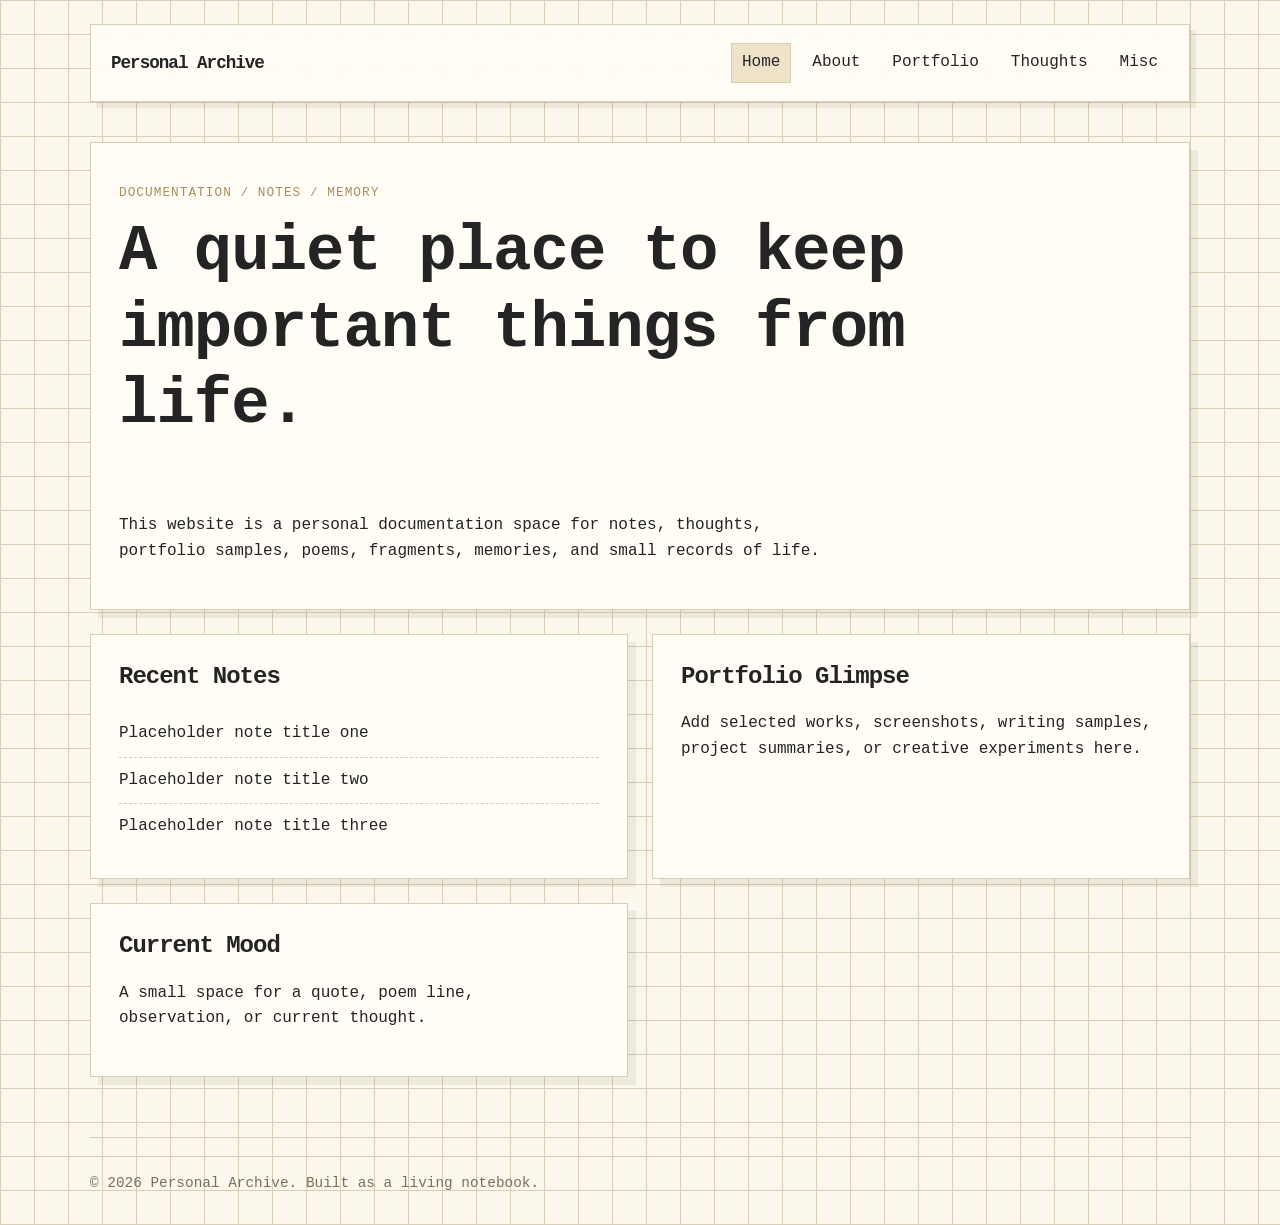
<file: index.html>
<!DOCTYPE html>
<html lang="en">
<head>
  <meta charset="UTF-8" />
  <meta name="viewport" content="width=device-width, initial-scale=1.0" />
  <title>Personal Archive | Home</title>
  <link rel="stylesheet" href="styles.css" />
</head>
<body>

  <header class="site-header">
    <div class="logo">Personal Archive</div>

    <nav class="nav">
      <a href="index.html" class="active">Home</a>
      <a href="about.html">About</a>
      <a href="portfolio.html">Portfolio</a>
      <a href="thoughts.html">Thoughts</a>
      <a href="miscellaneous.html">Misc</a>
    </nav>
  </header>

  <main class="page-grid">
    <section class="hero card">
      <p class="label">Documentation / Notes / Memory</p>
      <h1>A quiet place to keep important things from life.</h1>
      <p>
        This website is a personal documentation space for notes, thoughts,
        portfolio samples, poems, fragments, memories, and small records of life.
      </p>
    </section>

    <section class="card">
      <h2>Recent Notes</h2>
      <ul class="simple-list">
        <li>Placeholder note title one</li>
        <li>Placeholder note title two</li>
        <li>Placeholder note title three</li>
      </ul>
    </section>

    <section class="card">
      <h2>Portfolio Glimpse</h2>
      <p>
        Add selected works, screenshots, writing samples, project summaries,
        or creative experiments here.
      </p>
    </section>

    <section class="card">
      <h2>Current Mood</h2>
      <p>
        A small space for a quote, poem line, observation, or current thought.
      </p>
    </section>
  </main>

  <footer>
    <p>© 2026 Personal Archive. Built as a living notebook.</p>
  </footer>

  <script src="script.js"></script>
</body>
</html>
</file>
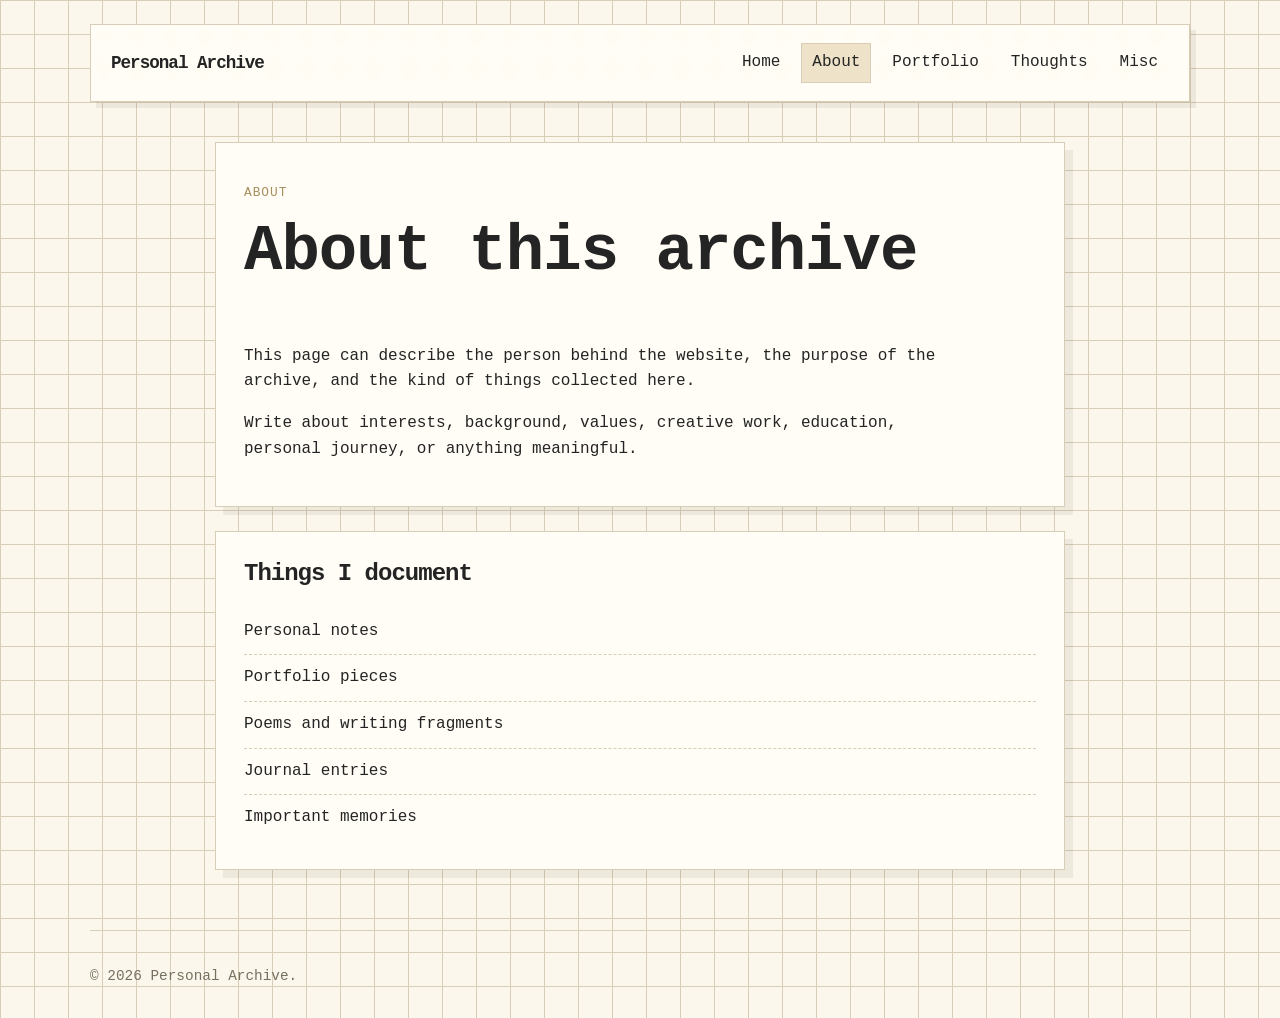
<file: about.html>
<!DOCTYPE html>
<html lang="en">
<head>
  <meta charset="UTF-8" />
  <meta name="viewport" content="width=device-width, initial-scale=1.0" />
  <title>Personal Archive | About</title>
  <link rel="stylesheet" href="styles.css" />
</head>
<body>

  <header class="site-header">
    <div class="logo">Personal Archive</div>

    <nav class="nav">
      <a href="index.html">Home</a>
      <a href="about.html" class="active">About</a>
      <a href="portfolio.html">Portfolio</a>
      <a href="thoughts.html">Thoughts</a>
      <a href="miscellaneous.html">Misc</a>
    </nav>
  </header>

  <main class="single-page">
    <section class="card wide-card">
      <p class="label">About</p>
      <h1>About this archive</h1>
      <p>
        This page can describe the person behind the website, the purpose of the
        archive, and the kind of things collected here.
      </p>

      <p>
        Write about interests, background, values, creative work, education,
        personal journey, or anything meaningful.
      </p>
    </section>

    <section class="card wide-card">
      <h2>Things I document</h2>
      <ul class="simple-list">
        <li>Personal notes</li>
        <li>Portfolio pieces</li>
        <li>Poems and writing fragments</li>
        <li>Journal entries</li>
        <li>Important memories</li>
      </ul>
    </section>
  </main>

  <footer>
    <p>© 2026 Personal Archive.</p>
  </footer>

  <script src="script.js"></script>
</body>
</html>
</file>
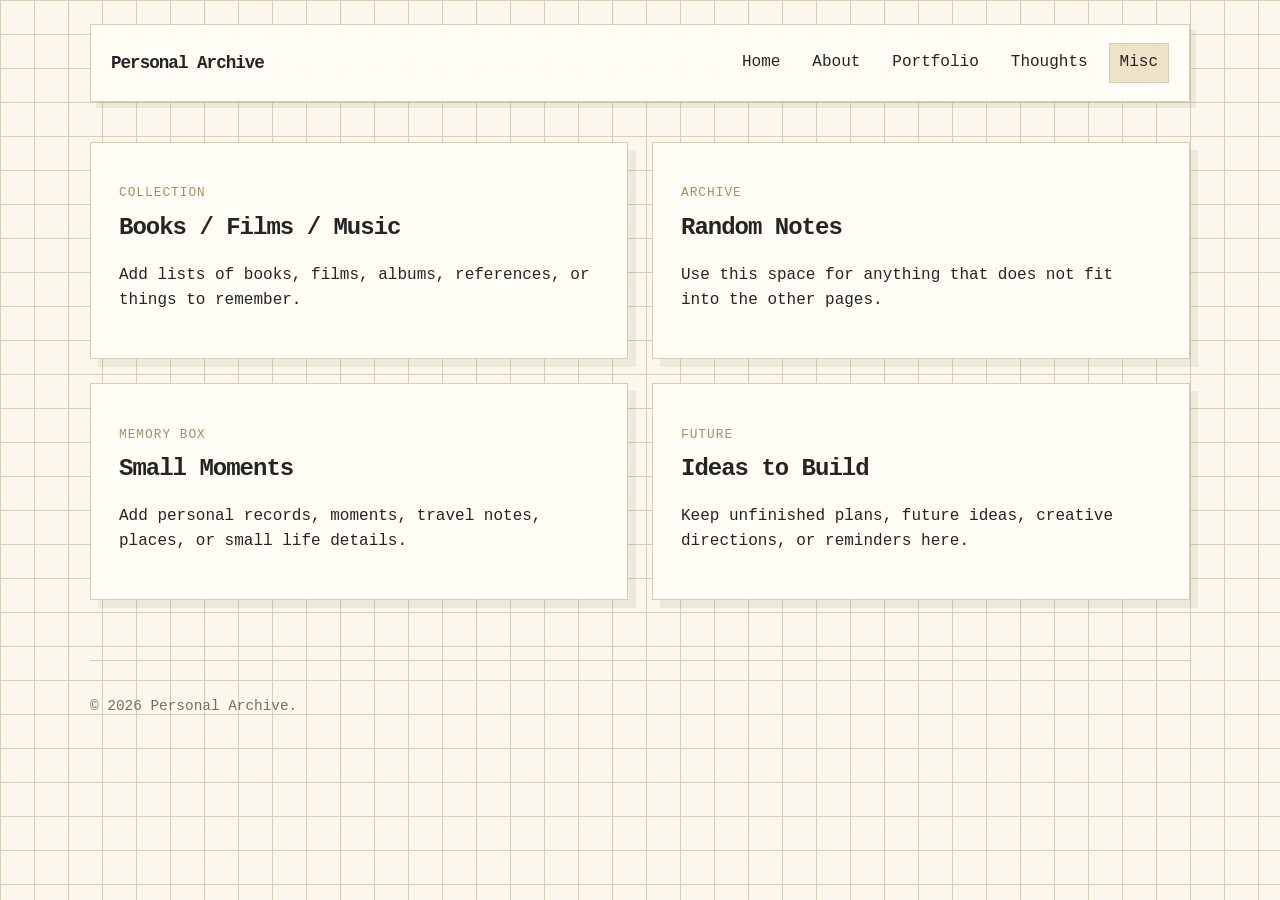
<file: miscellaneous.html>
<!DOCTYPE html>
<html lang="en">
<head>
  <meta charset="UTF-8" />
  <meta name="viewport" content="width=device-width, initial-scale=1.0" />
  <title>Personal Archive | Miscellaneous</title>
  <link rel="stylesheet" href="styles.css" />
</head>
<body>

  <header class="site-header">
    <div class="logo">Personal Archive</div>

    <nav class="nav">
      <a href="index.html">Home</a>
      <a href="about.html">About</a>
      <a href="portfolio.html">Portfolio</a>
      <a href="thoughts.html">Thoughts</a>
      <a href="miscellaneous.html" class="active">Misc</a>
    </nav>
  </header>

  <main class="page-grid">
    <section class="card">
      <p class="label">Collection</p>
      <h2>Books / Films / Music</h2>
      <p>
        Add lists of books, films, albums, references, or things to remember.
      </p>
    </section>

    <section class="card">
      <p class="label">Archive</p>
      <h2>Random Notes</h2>
      <p>
        Use this space for anything that does not fit into the other pages.
      </p>
    </section>

    <section class="card">
      <p class="label">Memory Box</p>
      <h2>Small Moments</h2>
      <p>
        Add personal records, moments, travel notes, places, or small life details.
      </p>
    </section>

    <section class="card">
      <p class="label">Future</p>
      <h2>Ideas to Build</h2>
      <p>
        Keep unfinished plans, future ideas, creative directions, or reminders here.
      </p>
    </section>
  </main>

  <footer>
    <p>© 2026 Personal Archive.</p>
  </footer>

  <script src="script.js"></script>
</body>
</html>
</file>
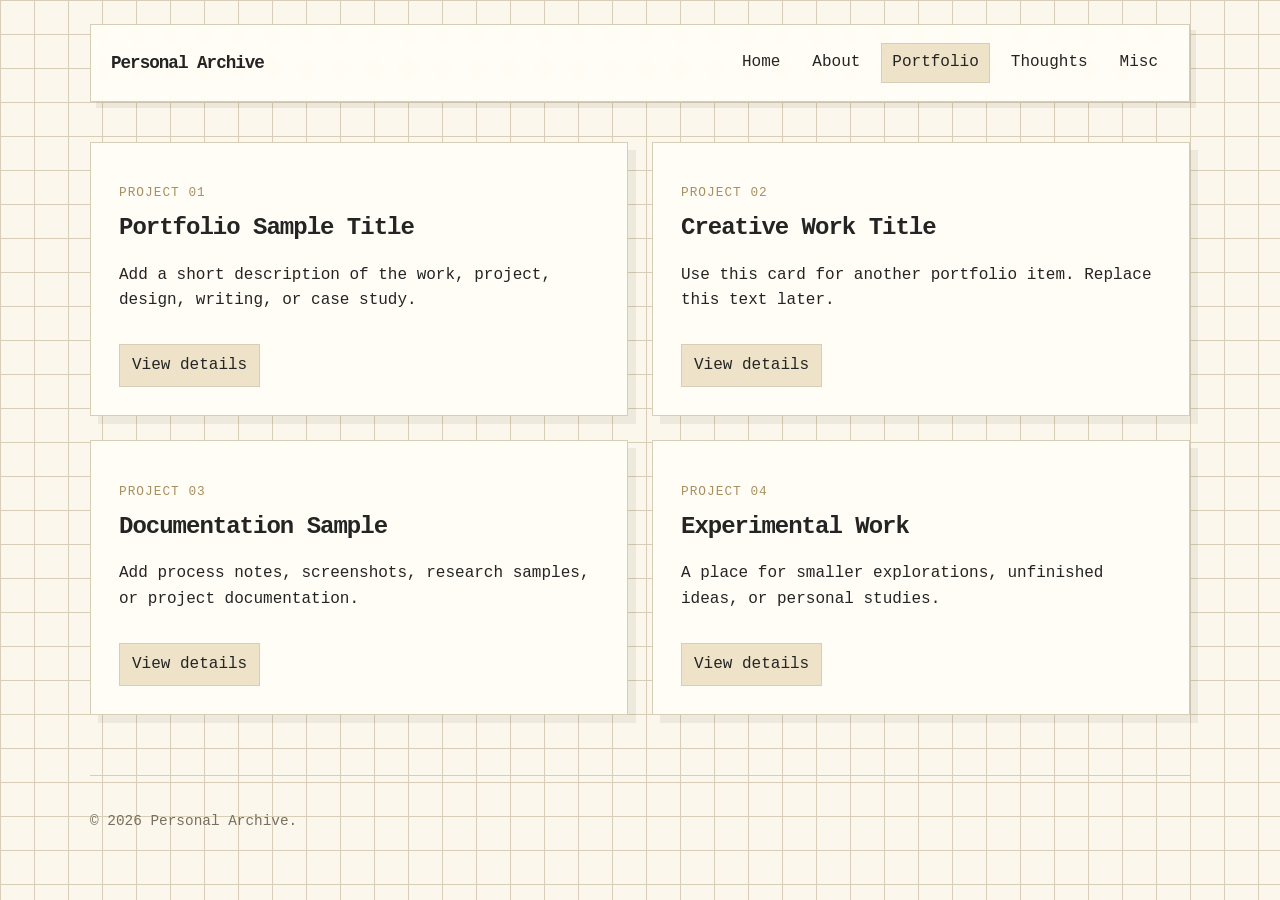
<file: portfolio.html>
<!DOCTYPE html>
<html lang="en">
<head>
  <meta charset="UTF-8" />
  <meta name="viewport" content="width=device-width, initial-scale=1.0" />
  <title>Personal Archive | Portfolio</title>
  <link rel="stylesheet" href="styles.css" />
</head>
<body>

  <header class="site-header">
    <div class="logo">Personal Archive</div>

    <nav class="nav">
      <a href="index.html">Home</a>
      <a href="about.html">About</a>
      <a href="portfolio.html" class="active">Portfolio</a>
      <a href="thoughts.html">Thoughts</a>
      <a href="miscellaneous.html">Misc</a>
    </nav>
  </header>

  <main class="page-grid">
    <section class="card">
      <p class="label">Project 01</p>
      <h2>Portfolio Sample Title</h2>
      <p>
        Add a short description of the work, project, design, writing, or case study.
      </p>
      <a href="#" class="button-link">View details</a>
    </section>

    <section class="card">
      <p class="label">Project 02</p>
      <h2>Creative Work Title</h2>
      <p>
        Use this card for another portfolio item. Replace this text later.
      </p>
      <a href="#" class="button-link">View details</a>
    </section>

    <section class="card">
      <p class="label">Project 03</p>
      <h2>Documentation Sample</h2>
      <p>
        Add process notes, screenshots, research samples, or project documentation.
      </p>
      <a href="#" class="button-link">View details</a>
    </section>

    <section class="card">
      <p class="label">Project 04</p>
      <h2>Experimental Work</h2>
      <p>
        A place for smaller explorations, unfinished ideas, or personal studies.
      </p>
      <a href="#" class="button-link">View details</a>
    </section>
  </main>

  <footer>
    <p>© 2026 Personal Archive.</p>
  </footer>

  <script src="script.js"></script>
</body>
</html>
</file>
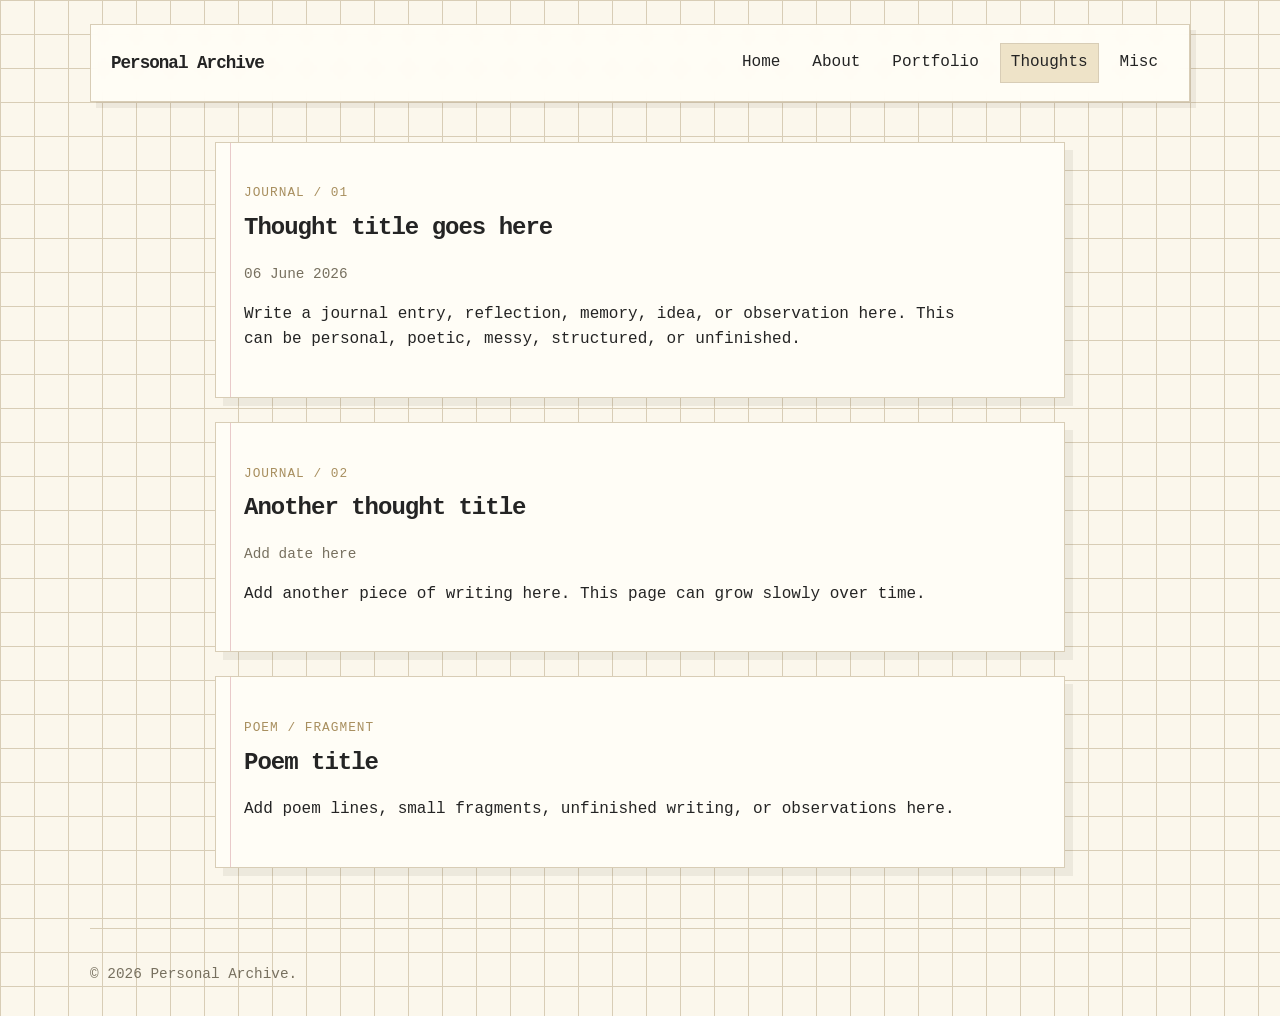
<file: thoughts.html>
<!DOCTYPE html>
<html lang="en">
<head>
  <meta charset="UTF-8" />
  <meta name="viewport" content="width=device-width, initial-scale=1.0" />
  <title>Personal Archive | Thoughts</title>
  <link rel="stylesheet" href="styles.css" />
</head>
<body>

  <header class="site-header">
    <div class="logo">Personal Archive</div>

    <nav class="nav">
      <a href="index.html">Home</a>
      <a href="about.html">About</a>
      <a href="portfolio.html">Portfolio</a>
      <a href="thoughts.html" class="active">Thoughts</a>
      <a href="miscellaneous.html">Misc</a>
    </nav>
  </header>

  <main class="single-page">
    <article class="card journal-entry">
      <p class="label">Journal / 01</p>
      <h2>Thought title goes here</h2>
      <p class="date">06 June 2026</p>
      <p>
        Write a journal entry, reflection, memory, idea, or observation here.
        This can be personal, poetic, messy, structured, or unfinished.
      </p>
    </article>

    <article class="card journal-entry">
      <p class="label">Journal / 02</p>
      <h2>Another thought title</h2>
      <p class="date">Add date here</p>
      <p>
        Add another piece of writing here. This page can grow slowly over time.
      </p>
    </article>

    <article class="card journal-entry">
      <p class="label">Poem / Fragment</p>
      <h2>Poem title</h2>
      <p>
        Add poem lines, small fragments, unfinished writing, or observations here.
      </p>
    </article>
  </main>

  <footer>
    <p>© 2026 Personal Archive.</p>
  </footer>

  <script src="script.js"></script>
</body>
</html>
</file>
<file: styles.css>
:root {
  --bg: #fbf7ec;
  --paper: #fffdf6;
  --text: #242424;
  --muted: #77705f;
  --border: #d8cdb6;
  --accent: #a88f5f;
  --accent-light: #eee3c8;
  --shadow: rgba(80, 64, 38, 0.08);
}

* {
  box-sizing: border-box;
}

body {
  margin: 0;
  font-family: "Courier New", Courier, monospace;
  color: var(--text);
  background-color: var(--bg);
  background-image:
    linear-gradient(var(--border) 1px, transparent 1px),
    linear-gradient(90deg, var(--border) 1px, transparent 1px);
  background-size: 34px 34px;
  line-height: 1.6;
}

.site-header {
  width: min(1100px, 92%);
  margin: 24px auto;
  padding: 18px 20px;
  background: rgba(255, 253, 246, 0.92);
  border: 1px solid var(--border);
  box-shadow: 6px 6px 0 var(--shadow);
  display: flex;
  justify-content: space-between;
  align-items: center;
  gap: 16px;
  position: sticky;
  top: 16px;
  z-index: 10;
  backdrop-filter: blur(6px);
}

.logo {
  font-weight: bold;
  letter-spacing: -1px;
  font-size: 1.1rem;
}

.nav {
  display: flex;
  flex-wrap: wrap;
  gap: 10px;
}

.nav a {
  color: var(--text);
  text-decoration: none;
  padding: 6px 10px;
  border: 1px solid transparent;
}

.nav a:hover,
.nav a.active {
  background: var(--accent-light);
  border: 1px solid var(--border);
}

.page-grid {
  width: min(1100px, 92%);
  margin: 40px auto;
  display: grid;
  grid-template-columns: repeat(2, 1fr);
  gap: 24px;
}

.single-page {
  width: min(850px, 92%);
  margin: 40px auto;
  display: grid;
  gap: 24px;
}

.card {
  background: var(--paper);
  border: 1px solid var(--border);
  padding: 28px;
  box-shadow: 8px 8px 0 var(--shadow);
}

.hero {
  grid-column: span 2;
  min-height: 280px;
  display: flex;
  flex-direction: column;
  justify-content: center;
}

.wide-card {
  width: 100%;
}

.label {
  color: var(--accent);
  text-transform: uppercase;
  font-size: 0.8rem;
  letter-spacing: 1px;
  margin-bottom: 10px;
}

h1,
h2,
h3 {
  line-height: 1.2;
  margin-top: 0;
  letter-spacing: -1px;
}

h1 {
  font-size: clamp(2rem, 5vw, 4rem);
  max-width: 850px;
}

h2 {
  font-size: 1.5rem;
}

p {
  max-width: 720px;
}

.simple-list {
  list-style: none;
  padding-left: 0;
  margin-bottom: 0;
}

.simple-list li {
  padding: 10px 0;
  border-bottom: 1px dashed var(--border);
}

.simple-list li:last-child {
  border-bottom: none;
}

.button-link {
  display: inline-block;
  margin-top: 14px;
  color: var(--text);
  text-decoration: none;
  border: 1px solid var(--border);
  background: var(--accent-light);
  padding: 8px 12px;
}

.button-link:hover {
  background: var(--accent);
  color: white;
}

.date {
  color: var(--muted);
  font-size: 0.9rem;
}

.journal-entry {
  position: relative;
}

.journal-entry::before {
  content: "";
  position: absolute;
  left: 14px;
  top: 0;
  width: 1px;
  height: 100%;
  background: #e9caca;
}

footer {
  width: min(1100px, 92%);
  margin: 60px auto 30px;
  padding-top: 20px;
  color: var(--muted);
  font-size: 0.9rem;
  border-top: 1px solid var(--border);
}

@media (max-width: 760px) {
  .site-header {
    flex-direction: column;
    align-items: flex-start;
    position: static;
  }

  .page-grid {
    grid-template-columns: 1fr;
  }

  .hero {
    grid-column: span 1;
  }

  .card {
    padding: 22px;
  }
}
</file>
